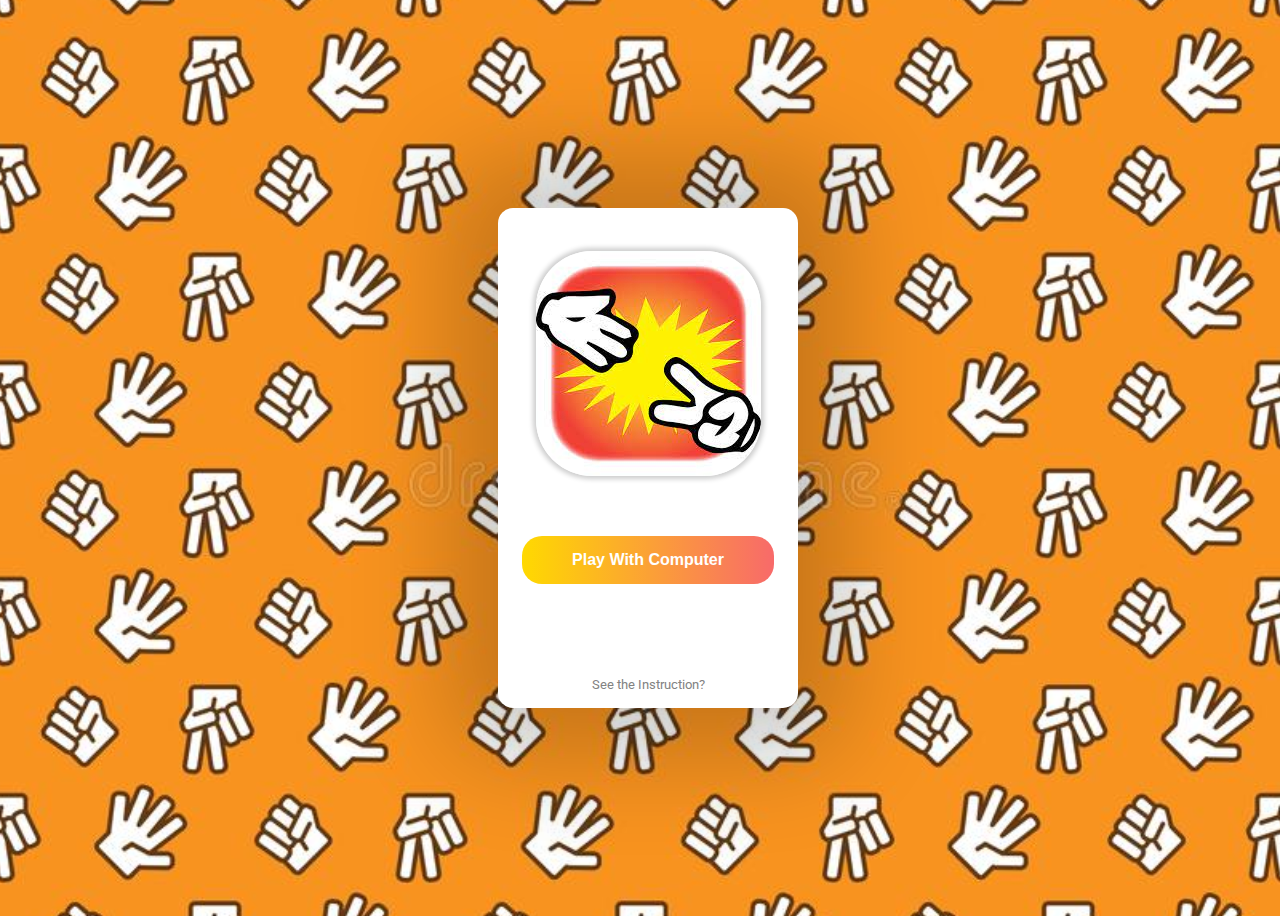
<file: index.html>
<!DOCTYPE html>
<html lang="en">
  <head>
    <meta charset="UTF-8" />
    <meta http-equiv="X-UA-Compatible" content="IE=edge" />
    <meta name="viewport" content="width=device-width, initial-scale=1.0" />
    <link rel="stylesheet" href="./styles/style.css" />
    <title>Rock scissors paper</title>
    <link
      rel="stylesheet"
      href="https://cdnjs.cloudflare.com/ajax/libs/font-awesome/6.1.2/css/all.min.css"
      integrity="sha512-1sCRPdkRXhBV2PBLUdRb4tMg1w2YPf37qatUFeS7zlBy7jJI8Lf4VHwWfZZfpXtYSLy85pkm9GaYVYMfw5BC1A=="
      crossorigin="anonymous"
      referrerpolicy="no-referrer"
    />
  </head>
  <body>
    <div class="main-wrapper">
      <!-- <div class="start-img"> -->
      <img src="imgs/hand-fight.jpg" alt="" />
      <div class="play-with-computer">
        <button><a href="game.html">Play With Computer</a></button>
      </div>
      <a href="instruction.html"><p class="small">See the Instruction?</p></a>
    </div>
  </body>
</html>
</file>
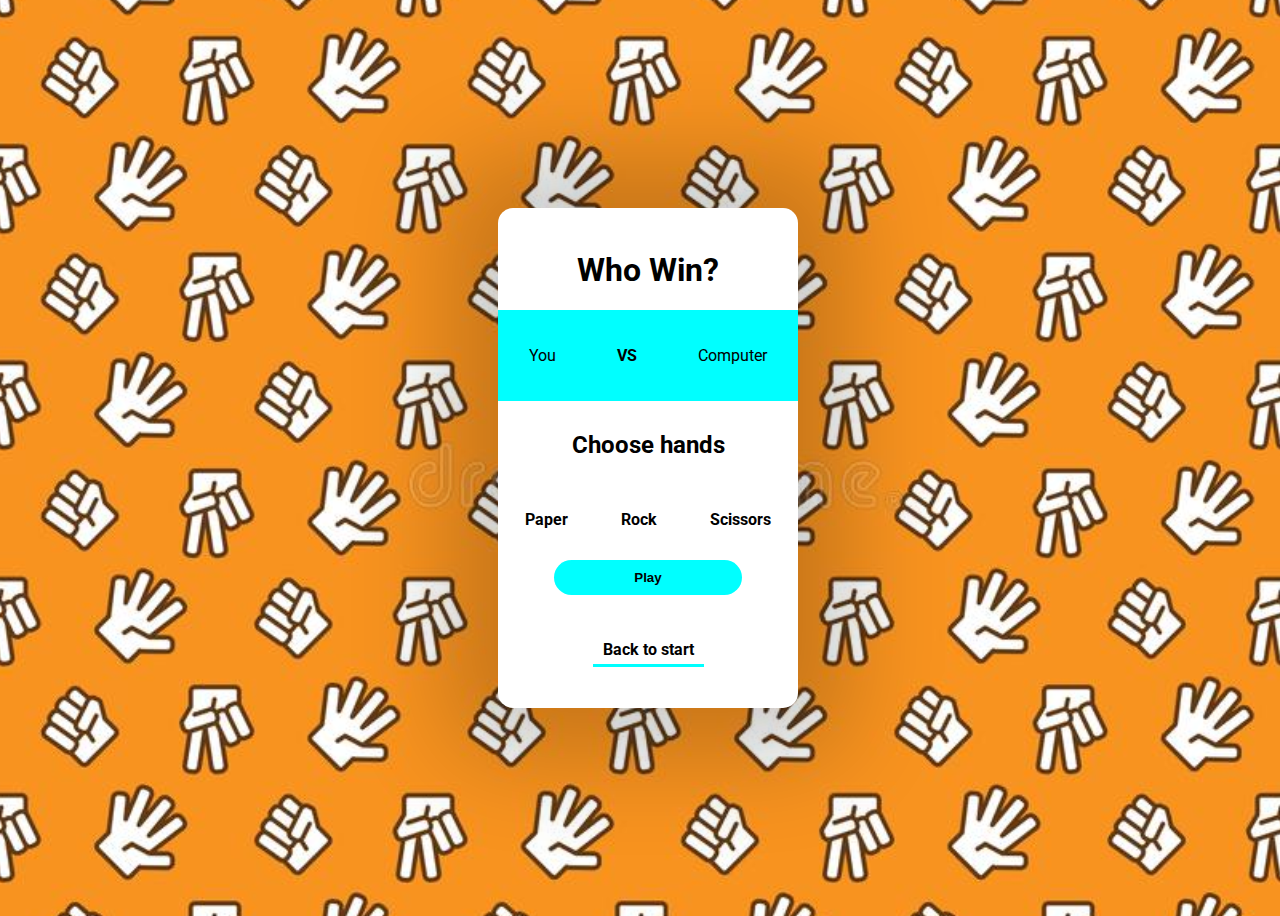
<file: game.html>
<!DOCTYPE html>
<html lang="en">
  <head>
    <meta charset="UTF-8" />
    <meta http-equiv="X-UA-Compatible" content="IE=edge" />
    <meta name="viewport" content="width=device-width, initial-scale=1.0" />
    <link rel="stylesheet" href="./styles/style.css" />
    <title>Rock scissors paper</title>
  </head>
  <body>
    <div class="main-wrapper">
      <div>
        <h1 id="Rezult">Who Win?</h1>
      </div>
      <div class="used-hand">
        <div class="change">
          <p id="use-hand">You</p>
        </div>
        <div class="center">
          <p>VS</p>
        </div>
        <div>
          <p id="computer-choose">Computer</p>
        </div>
      </div>
      <div class="choose-hands">
        <div>
          <h2>Choose hands</h2>
        </div>
        <div>
          <p>Paper</p>
          <p>Rock</p>
          <p>Scissors</p>
        </div>
        <div>
          <button class="play">Play</button>
        </div>
      </div>
      <div class="back">
        <a href="index.html">Back to start</a>
      </div>
    </div>
    <script src="./scripts/app.js"></script>
  </body>
</html>
</file>
<file: styles/style.css>
@import url("https://fonts.googleapis.com/css2?family=Roboto:wght@400;700;900&display=swap");

* {
  box-sizing: border-box;
  text-decoration: none;
}
:root {
  ---box-shadow: rgba(0, 0, 0, 0.2);
}
a {
  font-size: 1rem;
}
body {
  height: 100vh;
  width: 100vw;
  display: flex;
  justify-content: center;
  align-items: center;
  font-family: "Roboto", sans-serif;
  background-image: url(../imgs/background.jpg);
  background-size: cover;
  background-position: center;
  overflow: hidden;
}
/* INDEX */
.main-wrapper {
  min-width: 300px;
  min-height: 500px;
  display: flex;
  justify-content: center;
  align-items: center;
  flex-direction: column;
  background-color: #fff;
  border-radius: 15px;
  box-shadow: 0px 0px 100px 50px var(---box-shadow);
}
img {
  margin-top: 40px;
  border-radius: 25%;
  box-shadow: 0 0 5px 2.5px var(---box-shadow);
}
.play-with-computer {
  margin-top: 60px;
  margin-bottom: 80px;
}
.play-with-computer button {
  background-image: linear-gradient(
    to right,
    rgb(255, 217, 0),
    rgba(255, 0, 0, 0.556)
  );
  padding: 15px 50px;
  border-radius: 20px;
  border: none;
}
.play-with-computer a {
  color: #fff;
  font-weight: bold;
}
.small {
  color: rgb(130, 130, 130);
  font-size: 0.8rem;
}
/* instruction */
.instruction-img {
  background-image: url(../imgs/instruction.png);
  height: 300px;
  width: 100%;
  background-position: center;
  background-size: contain;
  background-repeat: no-repeat;
}
.back-to-index {
  margin-top: 40px;
}
.back-to-index a {
  color: black;
  font-weight: bold;
  letter-spacing: 0.5px;
}
/* GAME */
.center {
  display: flex;
  align-items: center;
}
.center p {
  font-weight: bold;
}
.used-hand {
  display: flex;
  justify-content: space-around;
  align-content: center;
  background-color: aqua;
  width: 100%;
  text-align: center;
  padding: 20px 0;
}
.choose-hands {
  display: flex;
  flex-direction: column;
  align-items: center;
  justify-content: center;
  width: 100%;
  padding: 10px 0;
}
.choose-hands div:nth-child(2) {
  display: flex;
  width: 100%;
  justify-content: space-around;
  align-items: center;
  padding: 10px 0;
}
.choose-hands p {
  font-weight: bold;
  cursor: pointer;
  padding: 5px 10px;
}
.play {
  background-color: aqua;
  padding: 10px 80px;
  margin-bottom: 10px;
  border: none;
  border-radius: 20px;
  cursor: pointer;
  font-weight: bold;
}
.back {
  display: flex;
  align-items: center;
  justify-content: center;
  width: 100%;
  padding: 20px 0;
  border-radius: 0 0 15px 15px;
}
.back a {
  color: black;
  padding: 5px 10px;
  font-weight: bold;
  border-bottom: 3px solid aqua;
}
</file>
